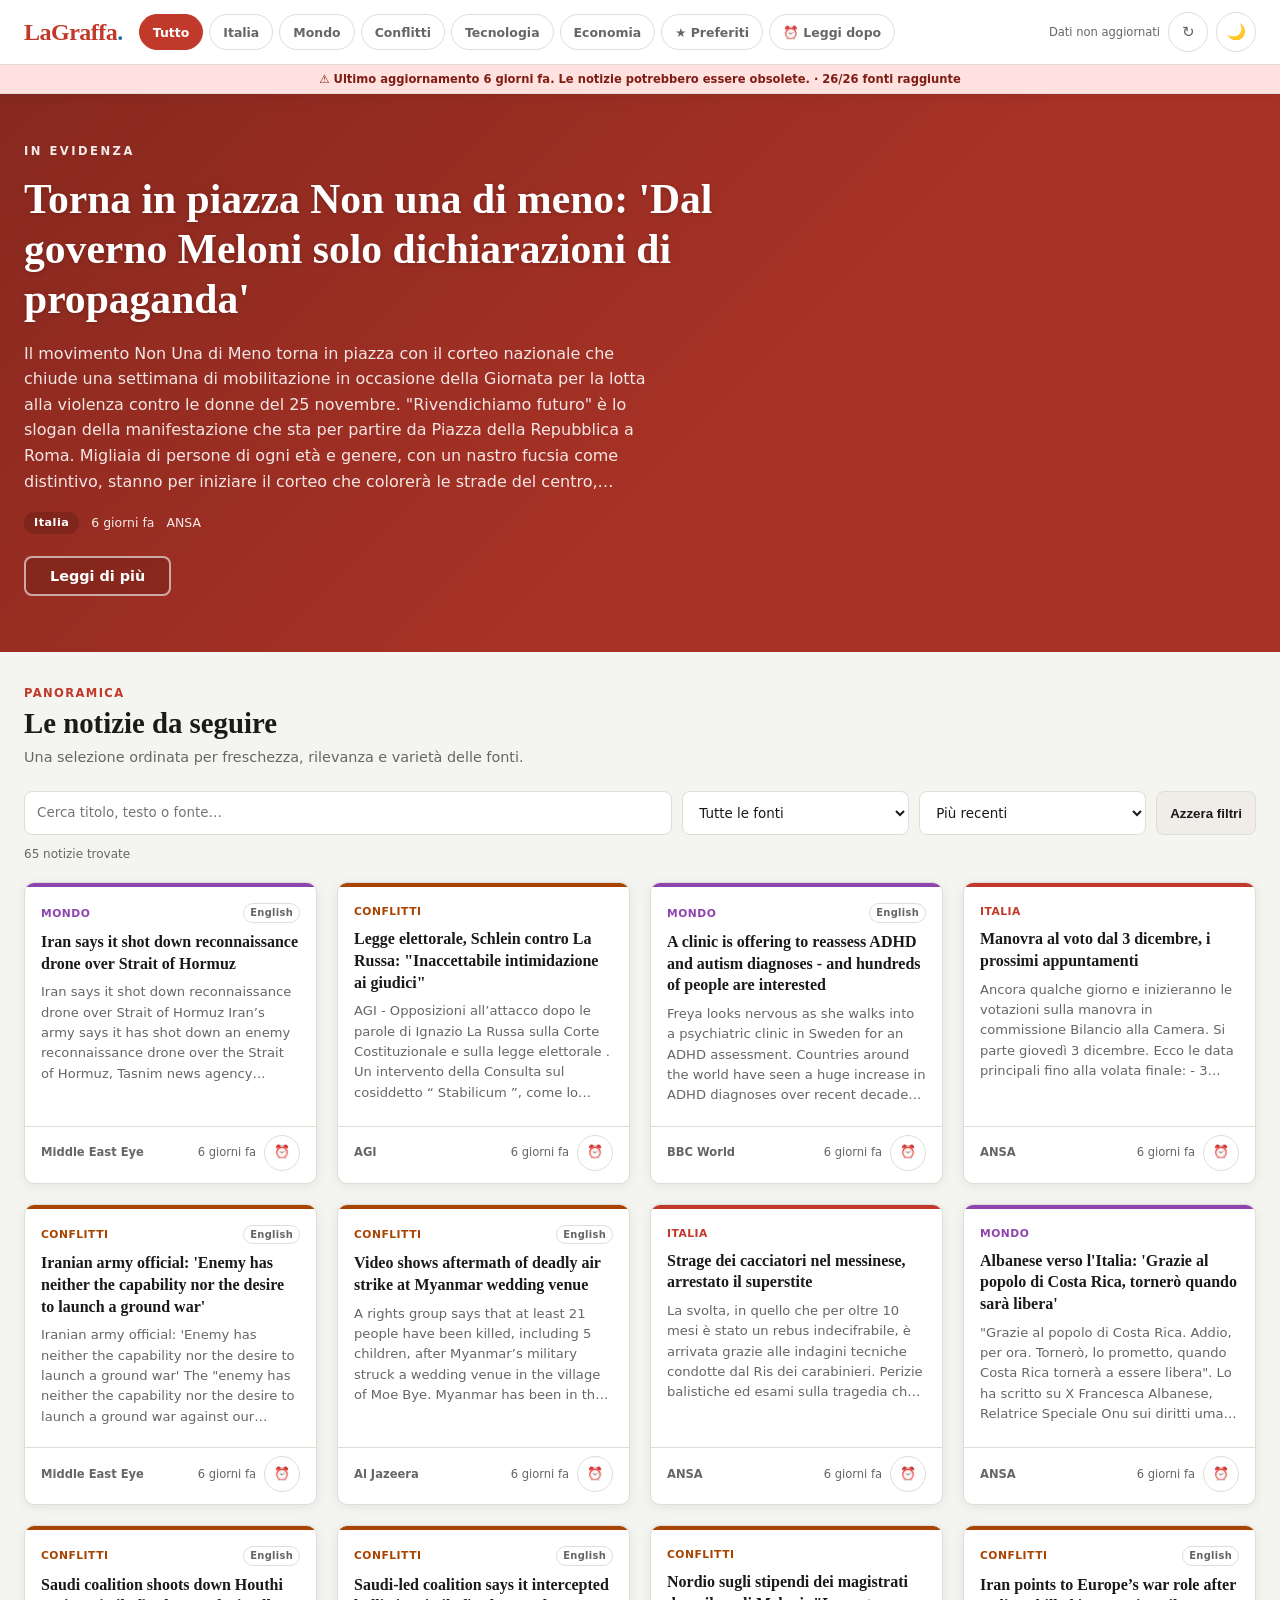
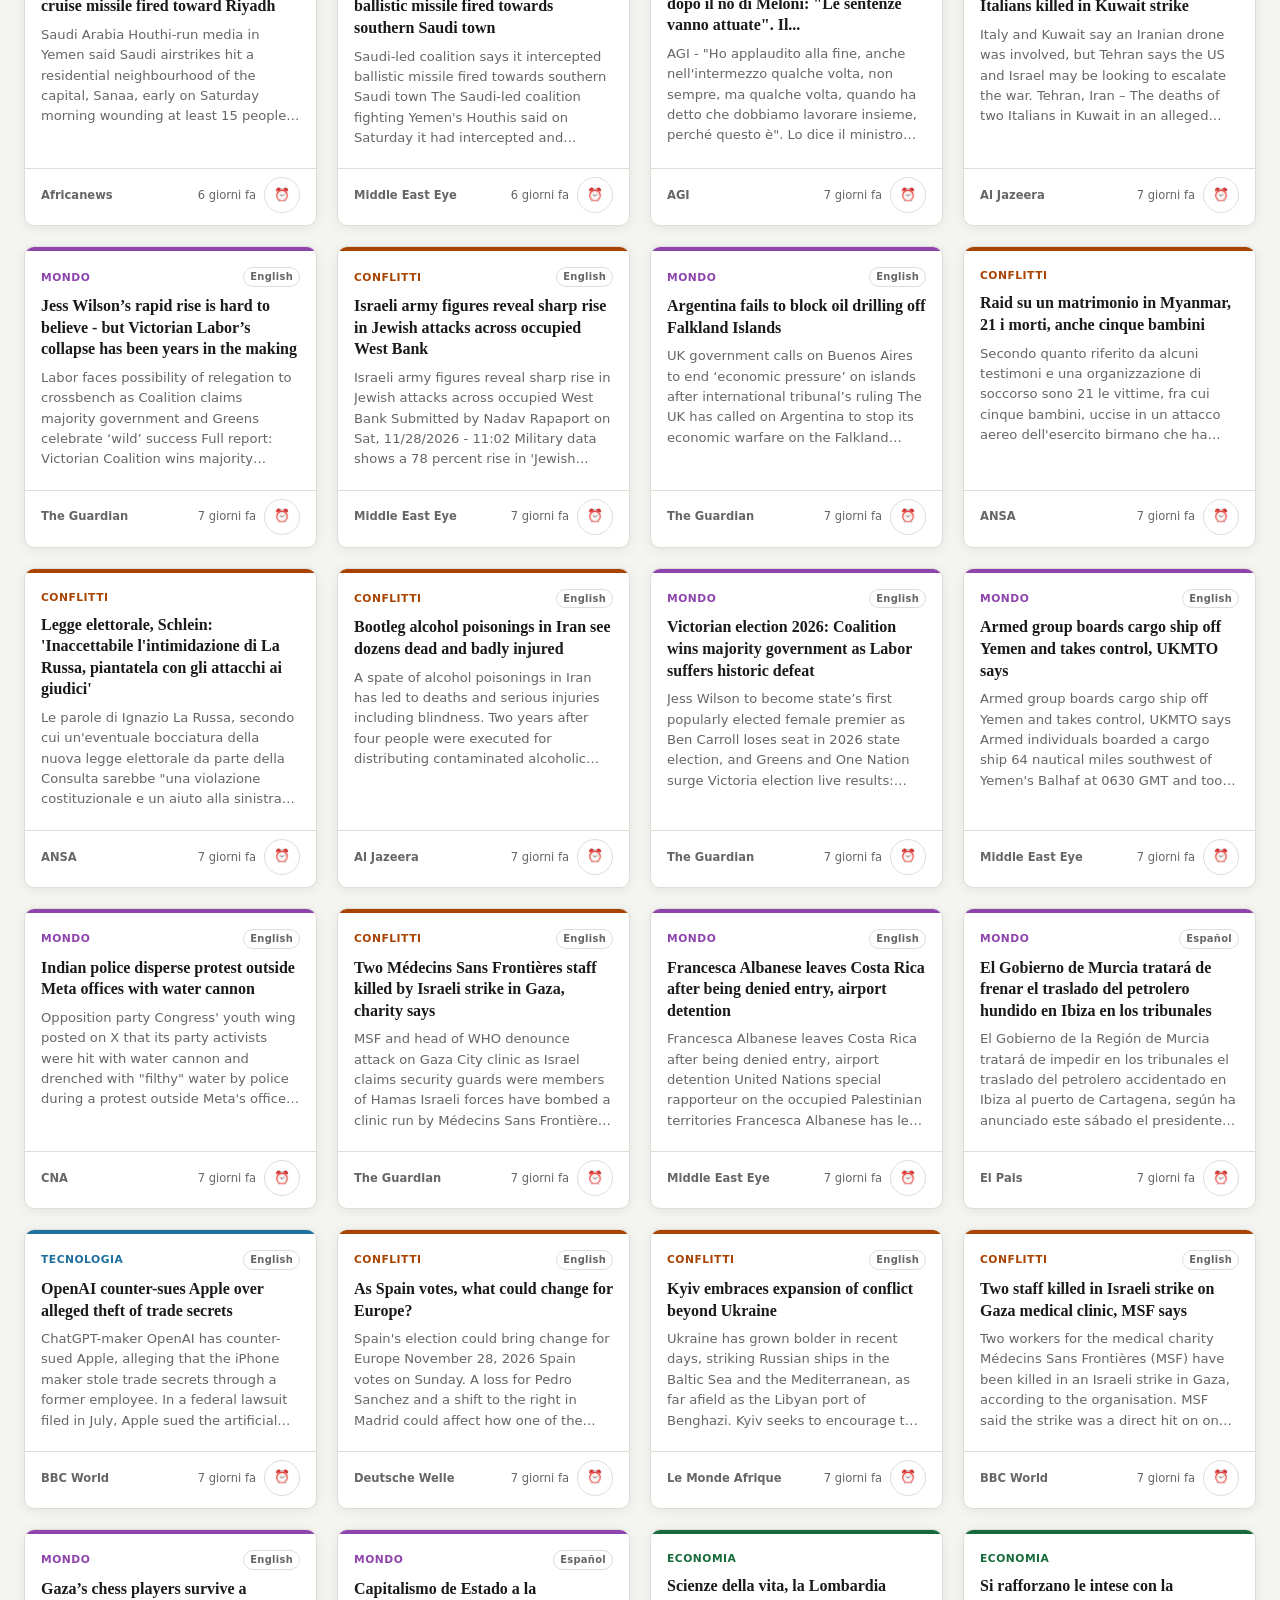
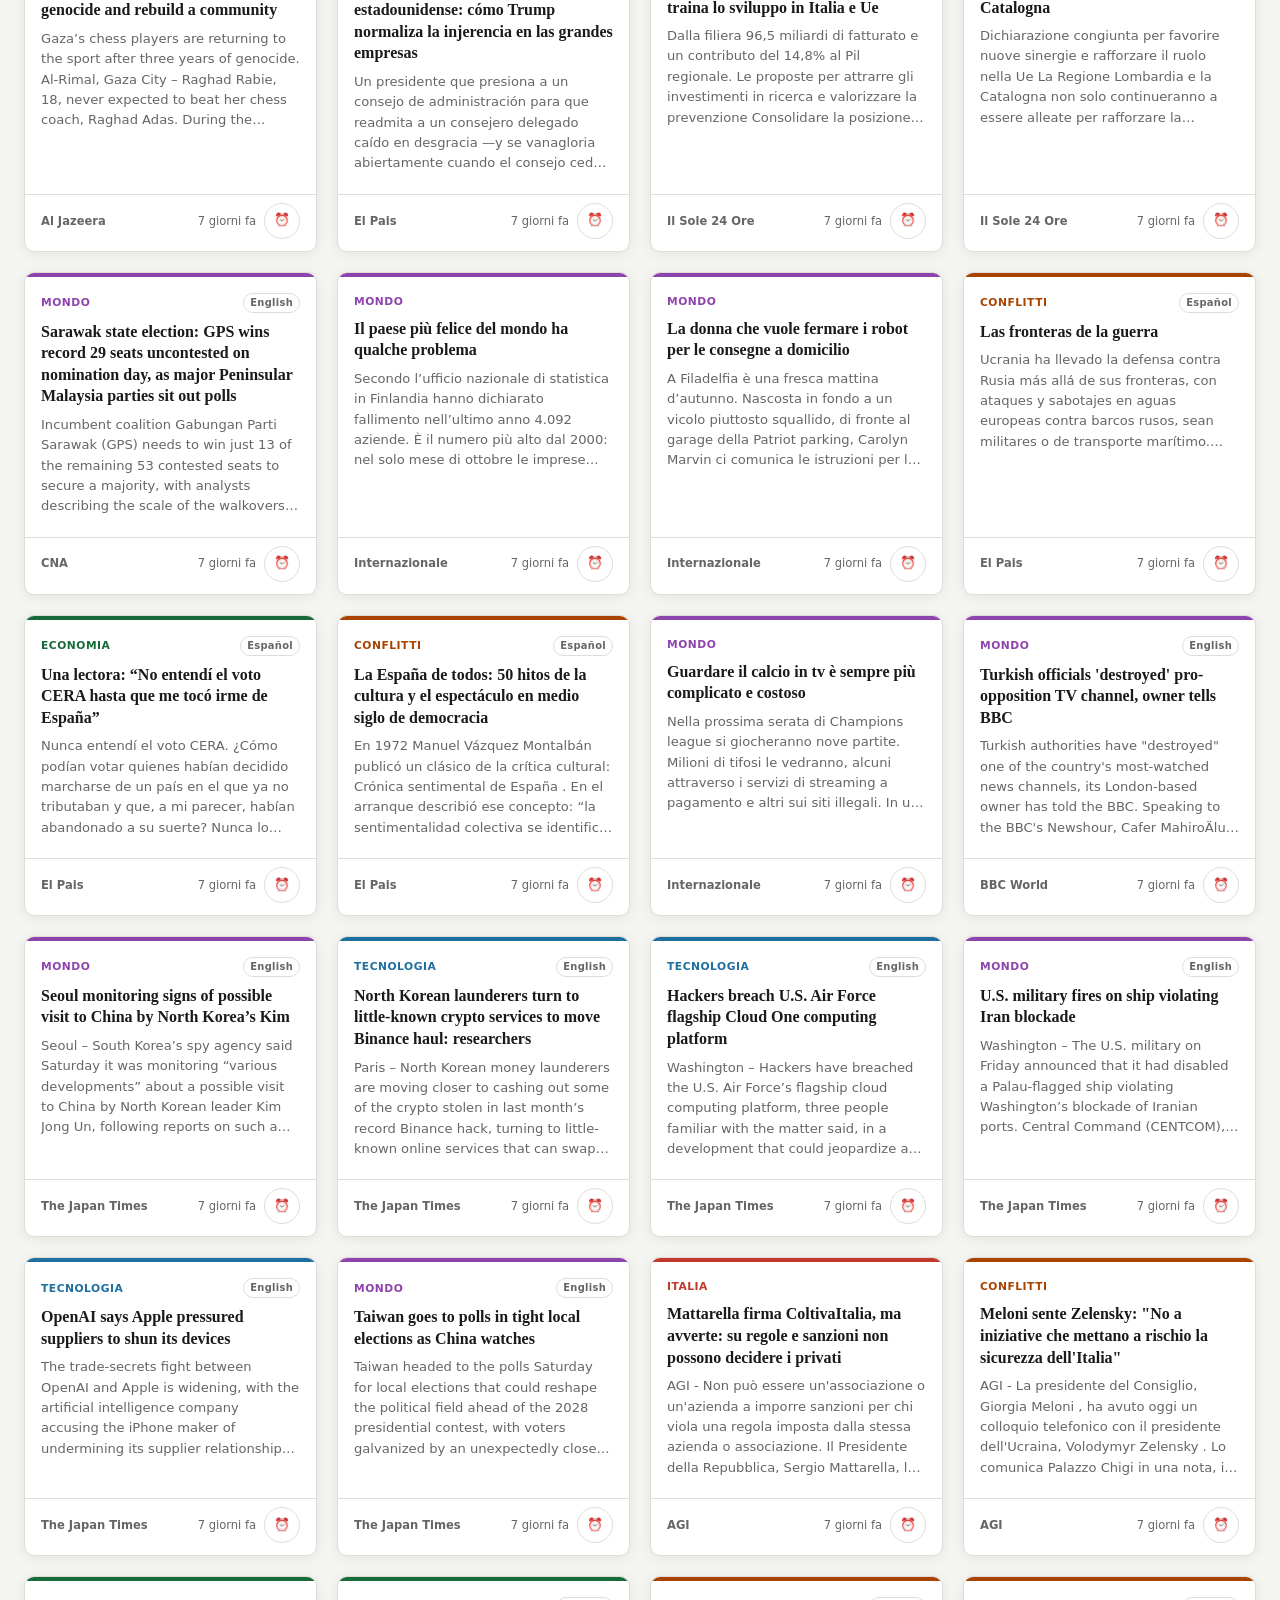
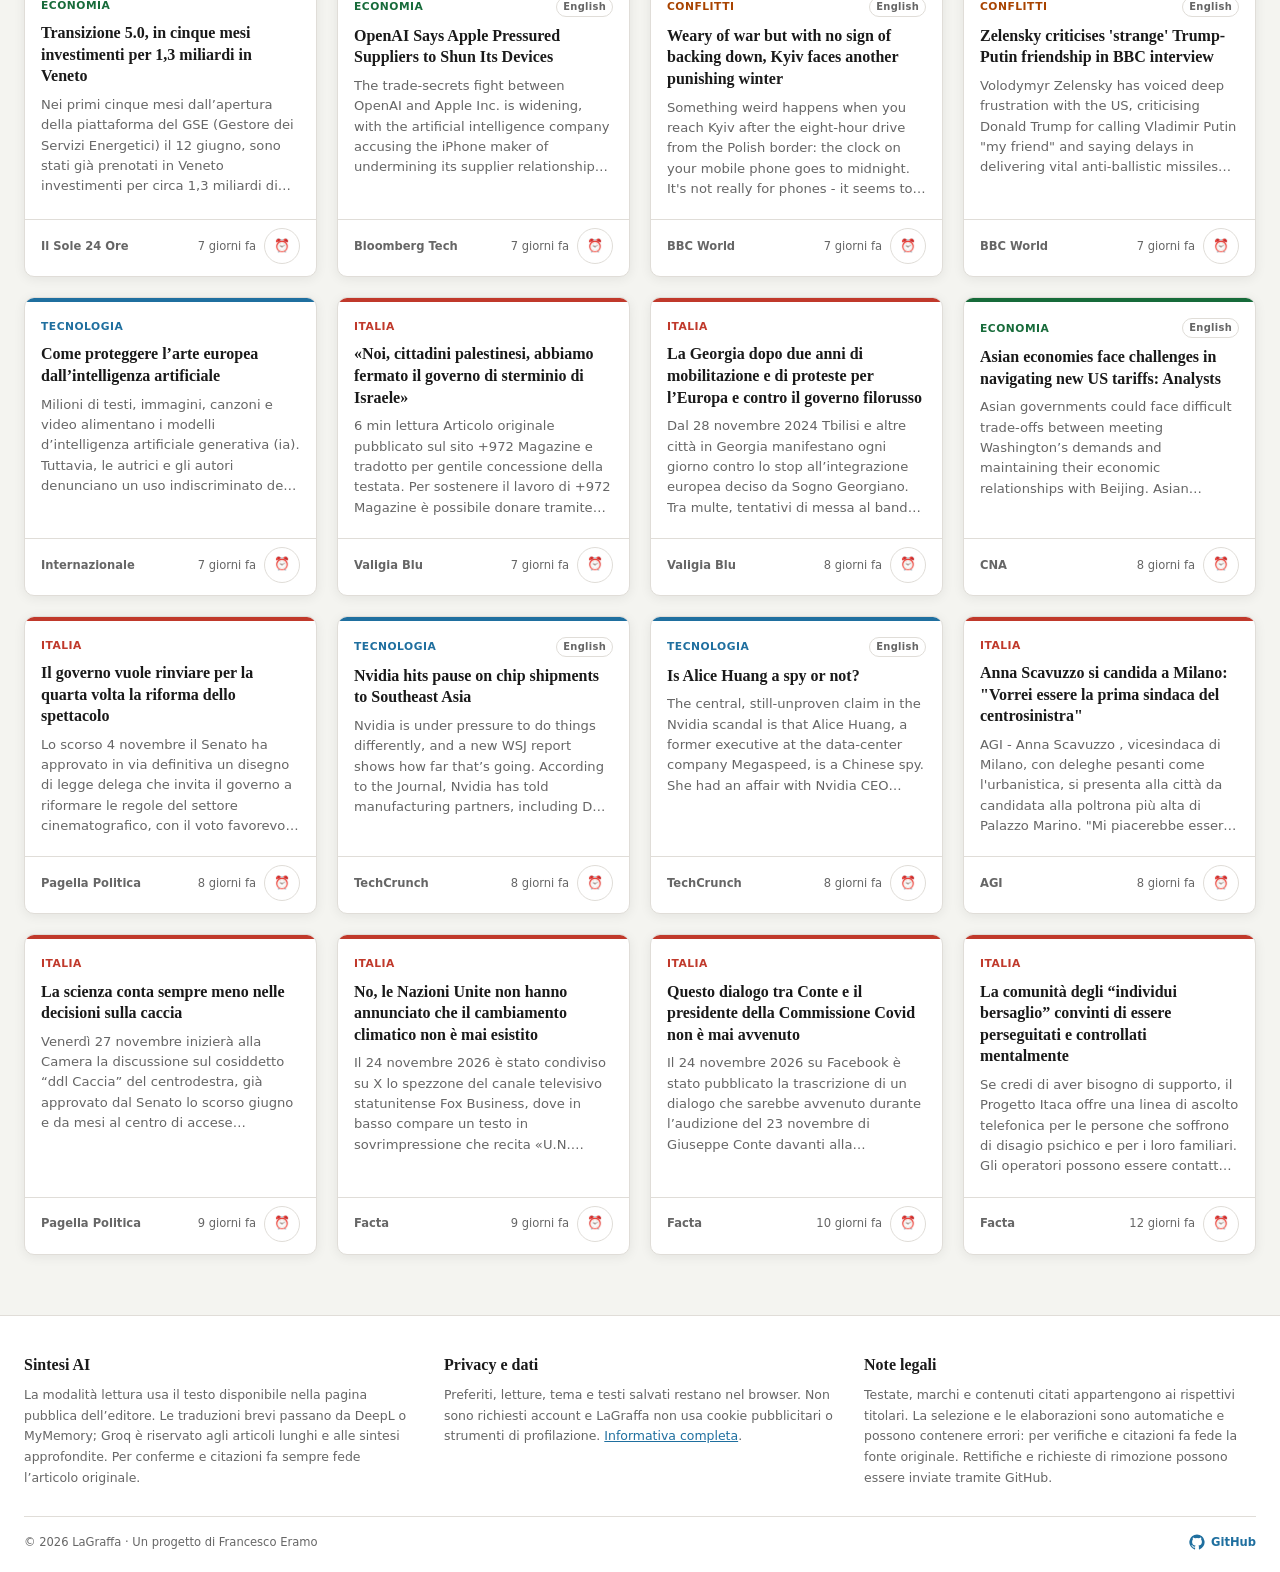
<file: index.html>
<!DOCTYPE html>
<html lang="it">
<head>
  <meta charset="UTF-8" />
  <meta name="viewport" content="width=device-width, initial-scale=1.0" />
  <meta name="referrer" content="strict-origin-when-cross-origin" />
  <meta name="description" content="LaGraffa: notizie selezionate e contestualizzate, con priorità alle fonti italiane affidabili." />
  <meta name="theme-color" content="#c0392b" />
  <meta property="og:type" content="website" />
  <meta property="og:locale" content="it_IT" />
  <meta property="og:site_name" content="LaGraffa" />
  <meta property="og:title" content="LaGraffa — Notizie con contesto" />
  <meta property="og:description" content="Una rassegna aggiornata di notizie italiane e internazionali, selezionate con criteri trasparenti." />
  <meta property="og:url" content="https://lagraffa.vercel.app/" />
  <meta property="og:image" content="https://lagraffa.vercel.app/og.png" />
  <meta property="og:image:width" content="1200" />
  <meta property="og:image:height" content="630" />
  <meta name="twitter:card" content="summary_large_image" />
  <meta name="twitter:title" content="LaGraffa — Notizie con contesto" />
  <meta name="twitter:description" content="Una rassegna aggiornata di notizie italiane e internazionali, selezionate con criteri trasparenti." />
  <meta name="twitter:image" content="https://lagraffa.vercel.app/og.png" />
  <link rel="canonical" href="https://lagraffa.vercel.app/" />
  <link rel="manifest" href="manifest.webmanifest" />
  <link rel="icon" href="icon-192.png" type="image/png" sizes="192x192" />
  <link rel="apple-touch-icon" href="icon-512.png" />
  <title>LaGraffa &mdash; Notizie con contesto</title>
  <link rel="stylesheet" href="style.css?v=5" />
</head>
<body>
  <a class="skip-link" href="#newsContent">Vai alle notizie</a>
  <header class="header">
    <div class="header-inner">
      <a class="logo" href="/" aria-label="LaGraffa, pagina iniziale">LaGraffa<span aria-hidden="true">.</span></a>
      <nav class="nav-cats" id="navCats" aria-label="Categorie">
        <button class="cat-btn active" data-cat="all" aria-pressed="true">Tutto</button>
        <button class="cat-btn" data-cat="politica-italiana" aria-pressed="false">Italia</button>
        <button class="cat-btn" data-cat="geopolitica" aria-pressed="false">Mondo</button>
        <button class="cat-btn" data-cat="conflitti" aria-pressed="false">Conflitti</button>
        <button class="cat-btn" data-cat="ai" aria-pressed="false">Tecnologia</button>
        <button class="cat-btn" data-cat="economia-tech" aria-pressed="false">Economia</button>
        <button class="cat-btn" data-cat="preferiti" aria-pressed="false">&#9733; Preferiti</button>
        <button class="cat-btn" data-cat="leggi-dopo" aria-pressed="false">&#9200; Leggi dopo</button>
      </nav>
      <div class="header-right">
        <span class="refresh-timer" id="refreshTimer">Verifica aggiornamento…</span>
        <button class="refresh-btn" id="refreshBtn" title="Aggiorna le notizie" aria-label="Aggiorna le notizie">&#8635;</button>
        <button class="theme-toggle" id="themeToggle" aria-label="Cambia tema">&#127769;</button>
        <button class="menu-toggle" id="menuToggle" aria-label="Menu categorie" aria-controls="mobileNav" aria-expanded="false">&#9776;</button>
      </div>
    </div>
    <nav class="mobile-nav" id="mobileNav" aria-label="Categorie mobile" hidden>
      <button class="cat-btn active" data-cat="all" aria-pressed="true">Tutto</button>
      <button class="cat-btn" data-cat="politica-italiana" aria-pressed="false">Italia</button>
      <button class="cat-btn" data-cat="geopolitica" aria-pressed="false">Mondo</button>
      <button class="cat-btn" data-cat="conflitti" aria-pressed="false">Conflitti</button>
      <button class="cat-btn" data-cat="ai" aria-pressed="false">Tecnologia</button>
      <button class="cat-btn" data-cat="economia-tech" aria-pressed="false">Economia</button>
      <button class="cat-btn" data-cat="preferiti" aria-pressed="false">&#9733; Preferiti</button>
      <button class="cat-btn" data-cat="leggi-dopo" aria-pressed="false">&#9200; Leggi dopo</button>
    </nav>
    <div class="feed-status" id="feedStatus" role="status" aria-live="polite"></div>
  </header>

  <main id="newsContent">
    <section class="hero-section" id="heroSection">
      <div class="hero-inner">
        <div class="hero-label">In evidenza</div>
        <h1 class="hero-title" id="heroTitle"></h1>
        <p class="hero-summary" id="heroSummary"></p>
        <div class="hero-meta">
          <span class="hero-cat" id="heroCat"></span>
          <span class="hero-time" id="heroTime"></span>
          <span class="hero-source" id="heroSource"></span>
        </div>
        <div class="hero-actions">
          <button class="hero-read-btn" id="heroReadBtn">Leggi di pi&ugrave;</button>
        </div>
      </div>
      <div class="hero-read-indicator" id="heroReadIndicator" hidden>
        <span class="check-circle">&#10003;</span> Gi&agrave; letta
      </div>
    </section>

    <section class="news-grid-section" aria-labelledby="sectionTitle">
      <div class="section-heading">
        <p class="section-kicker" id="sectionKicker">Panoramica</p>
        <h2 id="sectionTitle">Le notizie da seguire</h2>
        <p id="sectionDescription">Una selezione verificabile, ordinata per freschezza e pertinenza.</p>
      </div>
      <form class="news-tools" id="newsTools" role="search">
        <label class="search-field" for="searchInput">
          <span class="sr-only">Cerca nelle notizie</span>
          <input id="searchInput" type="search" placeholder="Cerca titolo, testo o fonte…" autocomplete="off" />
        </label>
        <label>
          <span class="sr-only">Filtra per fonte</span>
          <select id="sourceFilter" aria-label="Filtra per fonte"><option value="">Tutte le fonti</option></select>
        </label>
        <label>
          <span class="sr-only">Ordina le notizie</span>
          <select id="sortOrder" aria-label="Ordina le notizie">
            <option value="newest">Più recenti</option>
            <option value="relevance">Più rilevanti</option>
          </select>
        </label>
        <button class="clear-filters" id="clearFilters" type="button">Azzera filtri</button>
      </form>
      <p class="results-count" id="resultsCount" aria-live="polite"></p>
      <div class="news-grid" id="newsGrid"></div>
    </section>
  </main>

  <footer class="site-footer">
    <div class="footer-grid">
      <section id="intelligenza-artificiale" aria-labelledby="aiTitle">
        <h2 id="aiTitle">Sintesi AI</h2>
        <p>La modalità lettura usa il testo disponibile nella pagina pubblica dell’editore. Le traduzioni brevi passano da DeepL o MyMemory; Groq è riservato agli articoli lunghi e alle sintesi approfondite. Per conferme e citazioni fa sempre fede l’articolo originale.</p>
      </section>
      <section id="privacy" aria-labelledby="privacyTitle">
        <h2 id="privacyTitle">Privacy e dati</h2>
        <p>Preferiti, letture, tema e testi salvati restano nel browser. Non sono richiesti account e LaGraffa non usa cookie pubblicitari o strumenti di profilazione. <a href="privacy.html">Informativa completa</a>.</p>
      </section>
      <section id="note-legali" aria-labelledby="legalTitle">
        <h2 id="legalTitle">Note legali</h2>
        <p>Testate, marchi e contenuti citati appartengono ai rispettivi titolari. La selezione e le elaborazioni sono automatiche e possono contenere errori: per verifiche e citazioni fa fede la fonte originale. Rettifiche e richieste di rimozione possono essere inviate tramite GitHub.</p>
      </section>
    </div>
    <div class="footer-bottom">
      <span>&copy; 2026 LaGraffa &middot; Un progetto di Francesco Eramo</span>
      <a class="github-link" href="https://github.com/francescoeramo/LaGraffa" target="_blank" rel="noopener noreferrer" aria-label="LaGraffa su GitHub">
        <svg aria-hidden="true" viewBox="0 0 24 24" width="16" height="16"><path fill="currentColor" d="M12 .7a11.5 11.5 0 0 0-3.64 22.41c.58.11.79-.25.79-.56v-2.23c-3.22.7-3.9-1.37-3.9-1.37-.53-1.34-1.29-1.7-1.29-1.7-1.05-.72.08-.71.08-.71 1.16.08 1.78 1.2 1.78 1.2 1.04 1.77 2.71 1.26 3.37.97.1-.75.4-1.26.74-1.55-2.57-.29-5.27-1.29-5.27-5.68 0-1.26.45-2.28 1.19-3.09-.12-.29-.52-1.47.11-3.05 0 0 .97-.31 3.16 1.18a10.9 10.9 0 0 1 5.76 0c2.2-1.49 3.16-1.18 3.16-1.18.63 1.58.23 2.76.11 3.05.74.81 1.19 1.83 1.19 3.09 0 4.4-2.71 5.38-5.29 5.67.42.36.79 1.07.79 2.16v3.2c0 .31.21.68.8.56A11.5 11.5 0 0 0 12 .7Z"/></svg>
        <span>GitHub</span>
      </a>
    </div>
  </footer>

  <!-- Modal -->
  <div class="modal-overlay" id="modalOverlay" role="dialog" aria-modal="true" aria-labelledby="modalTitle" aria-describedby="modalDisclosure" aria-hidden="true">
    <div class="modal" id="modal">
      <div class="modal-header">
        <button class="modal-close" id="modalClose" aria-label="Chiudi">&#10005;</button>
        <div class="modal-header-actions">
          <button class="translate-btn" id="translateBtn" hidden>&#10024; Sintesi AI in italiano</button>
          <button class="share-btn" id="shareBtn" aria-label="Condividi notizia" title="Condividi">&#8599;</button>
          <button class="later-btn" id="modalLaterBtn" aria-label="Leggi dopo" title="Leggi dopo">&#9200;</button>
          <button class="fav-btn" id="modalFavBtn" aria-label="Aggiungi ai preferiti" title="Aggiungi ai preferiti">&#9733;</button>
        </div>
      </div>
      <div class="modal-cat" id="modalCat"></div>
      <h2 class="modal-title" id="modalTitle"></h2>
      <div class="modal-meta">
        <span id="modalSource"></span>
        <span id="modalTime"></span>
      </div>
      <div class="modal-body" id="modalBody"></div>
      <div class="modal-sources-block" id="modalSourcesBlock"></div>
      <p class="modal-disclosure" id="modalDisclosure">Caricamento informazioni sulla modalità di lettura…</p>
      <a class="modal-link" id="modalLink" href="#" target="_blank" rel="noopener noreferrer">Leggi l&rsquo;articolo originale &rarr;</a>
    </div>
  </div>

  <div class="toast" id="toast" role="status" aria-live="polite" aria-atomic="true"></div>

  <script src="news.js?t=1795884659"></script>
  <script src="app.js?v=6"></script>
  <script src="refresh.js?v=1"></script>
</body>
</html>
</file>
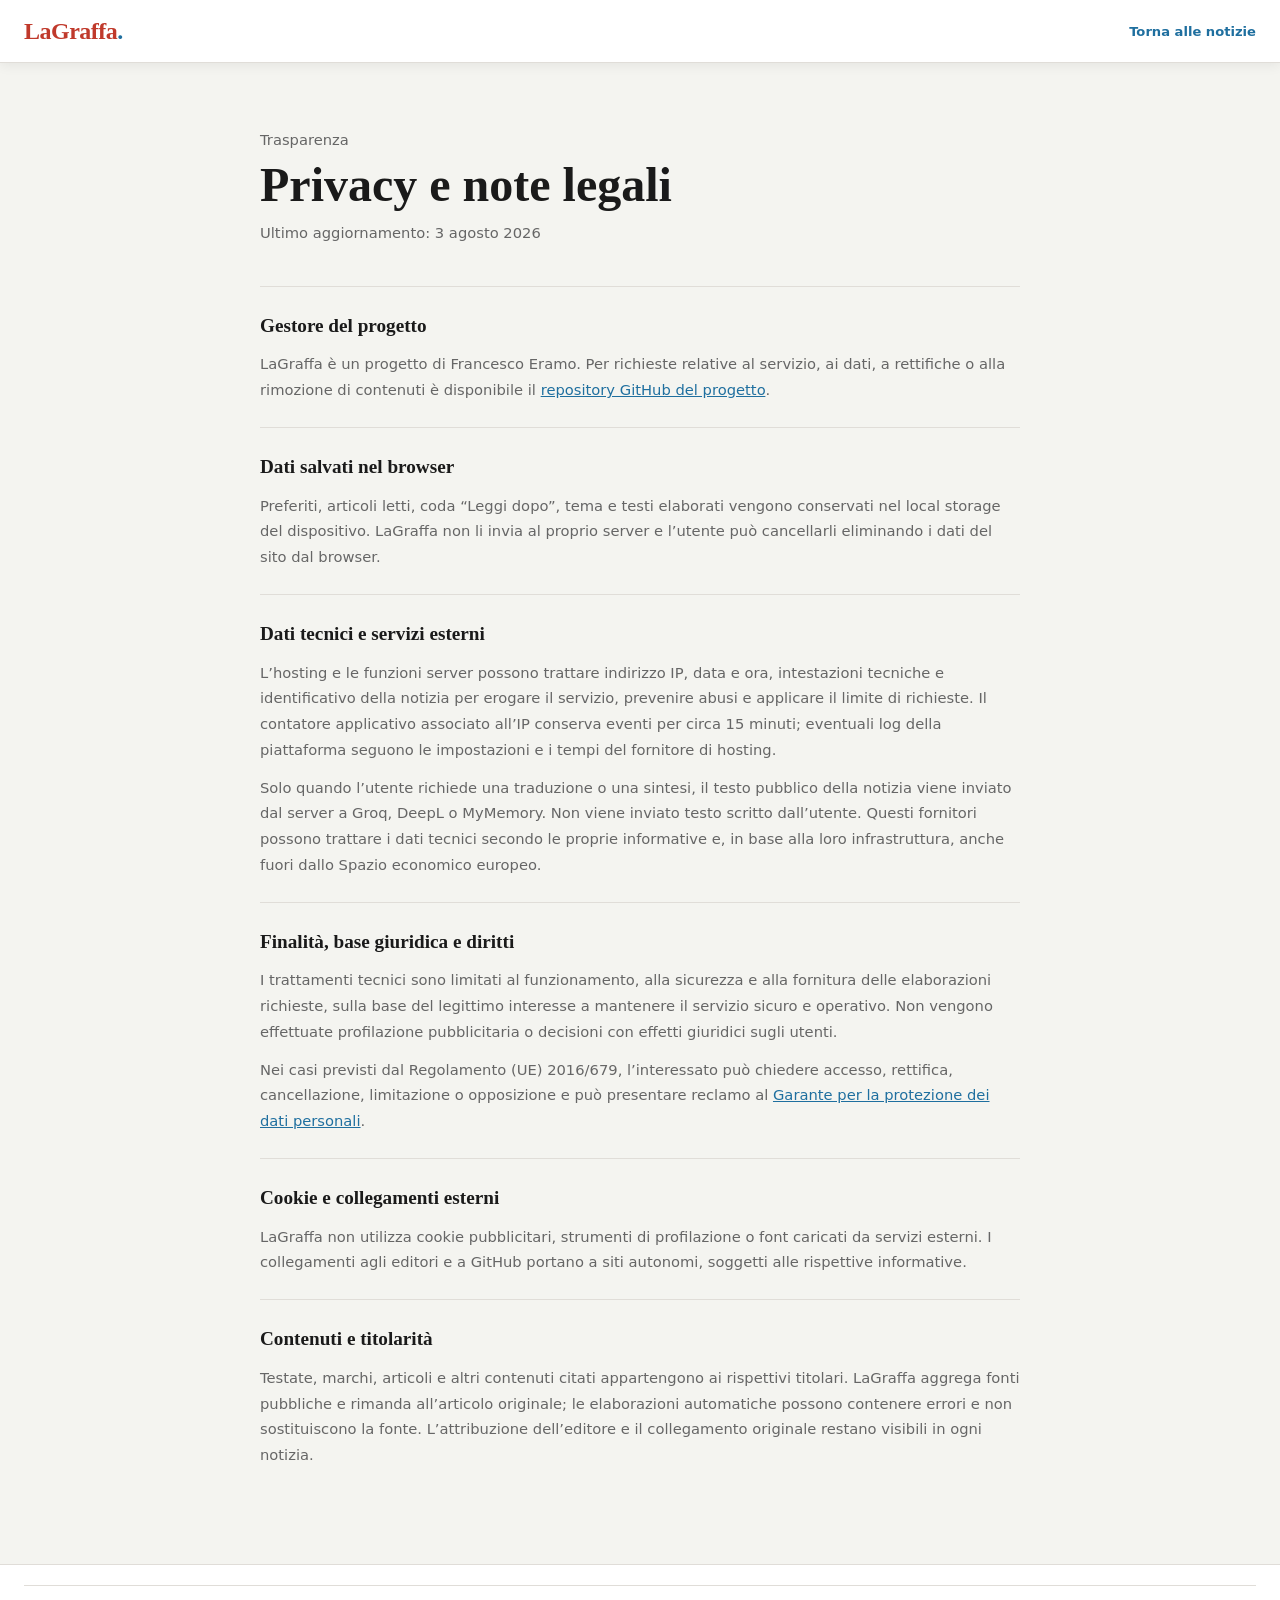
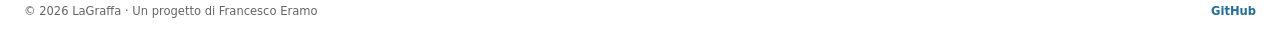
<file: privacy.html>
<!DOCTYPE html>
<html lang="it">
<head>
  <meta charset="UTF-8" />
  <meta name="viewport" content="width=device-width, initial-scale=1.0" />
  <meta name="referrer" content="strict-origin-when-cross-origin" />
  <meta name="robots" content="noindex,follow" />
  <meta name="theme-color" content="#c0392b" />
  <title>Privacy e note legali — LaGraffa</title>
  <link rel="canonical" href="https://lagraffa.vercel.app/privacy.html" />
  <link rel="icon" href="icon-192.png" type="image/png" sizes="192x192" />
  <link rel="apple-touch-icon" href="icon-512.png" />
  <link rel="stylesheet" href="style.css?v=4" />
</head>
<body>
  <header class="header legal-header">
    <div class="header-inner">
      <a class="logo" href="/" aria-label="LaGraffa, pagina iniziale">LaGraffa<span aria-hidden="true">.</span></a>
      <a class="legal-back" href="/">Torna alle notizie</a>
    </div>
  </header>

  <main class="legal-page">
    <p class="section-label">Trasparenza</p>
    <h1>Privacy e note legali</h1>
    <p class="legal-updated">Ultimo aggiornamento: 3 agosto 2026</p>

    <section>
      <h2>Gestore del progetto</h2>
      <p>LaGraffa è un progetto di Francesco Eramo. Per richieste relative al servizio, ai dati, a rettifiche o alla rimozione di contenuti è disponibile il <a href="https://github.com/francescoeramo/LaGraffa" target="_blank" rel="noopener noreferrer">repository GitHub del progetto</a>.</p>
    </section>

    <section>
      <h2>Dati salvati nel browser</h2>
      <p>Preferiti, articoli letti, coda “Leggi dopo”, tema e testi elaborati vengono conservati nel local storage del dispositivo. LaGraffa non li invia al proprio server e l’utente può cancellarli eliminando i dati del sito dal browser.</p>
    </section>

    <section>
      <h2>Dati tecnici e servizi esterni</h2>
      <p>L’hosting e le funzioni server possono trattare indirizzo IP, data e ora, intestazioni tecniche e identificativo della notizia per erogare il servizio, prevenire abusi e applicare il limite di richieste. Il contatore applicativo associato all’IP conserva eventi per circa 15 minuti; eventuali log della piattaforma seguono le impostazioni e i tempi del fornitore di hosting.</p>
      <p>Solo quando l’utente richiede una traduzione o una sintesi, il testo pubblico della notizia viene inviato dal server a Groq, DeepL o MyMemory. Non viene inviato testo scritto dall’utente. Questi fornitori possono trattare i dati tecnici secondo le proprie informative e, in base alla loro infrastruttura, anche fuori dallo Spazio economico europeo.</p>
    </section>

    <section>
      <h2>Finalità, base giuridica e diritti</h2>
      <p>I trattamenti tecnici sono limitati al funzionamento, alla sicurezza e alla fornitura delle elaborazioni richieste, sulla base del legittimo interesse a mantenere il servizio sicuro e operativo. Non vengono effettuate profilazione pubblicitaria o decisioni con effetti giuridici sugli utenti.</p>
      <p>Nei casi previsti dal Regolamento (UE) 2016/679, l’interessato può chiedere accesso, rettifica, cancellazione, limitazione o opposizione e può presentare reclamo al <a href="https://www.garanteprivacy.it/" target="_blank" rel="noopener noreferrer">Garante per la protezione dei dati personali</a>.</p>
    </section>

    <section>
      <h2>Cookie e collegamenti esterni</h2>
      <p>LaGraffa non utilizza cookie pubblicitari, strumenti di profilazione o font caricati da servizi esterni. I collegamenti agli editori e a GitHub portano a siti autonomi, soggetti alle rispettive informative.</p>
    </section>

    <section>
      <h2>Contenuti e titolarità</h2>
      <p>Testate, marchi, articoli e altri contenuti citati appartengono ai rispettivi titolari. LaGraffa aggrega fonti pubbliche e rimanda all’articolo originale; le elaborazioni automatiche possono contenere errori e non sostituiscono la fonte. L’attribuzione dell’editore e il collegamento originale restano visibili in ogni notizia.</p>
    </section>
  </main>

  <footer class="site-footer legal-footer">
    <div class="footer-bottom">
      <span>&copy; 2026 LaGraffa &middot; Un progetto di Francesco Eramo</span>
      <a class="github-link" href="https://github.com/francescoeramo/LaGraffa" target="_blank" rel="noopener noreferrer">GitHub</a>
    </div>
  </footer>
</body>
</html>
</file>
<file: style.css>
:root {
  --bg: #f4f4f0;
  --surface: #ffffff;
  --surface2: #f0ede8;
  --text: #1a1a1a;
  --text-muted: #666;
  --border: #e0ddd8;
  --accent: #c0392b;
  --accent2: #1f6f9f;
  --fav-color: #e6b800;
  --later-color: #2980b9;
  --read-color: #2980b9;
  --font-head: Georgia, 'Times New Roman', serif;
  --font-body: system-ui, -apple-system, BlinkMacSystemFont, 'Segoe UI', sans-serif;
  --radius: 10px;
  --shadow: 0 2px 12px rgba(0,0,0,.07);
  --cat-politica: #c0392b;
  --cat-geopolitica: #8e44ad;
  --cat-conflitti: #a84300;
  --cat-ai: #1f6f9f;
  --cat-economia: #176b3a;
  --hero-politica: #a93226;
  --hero-geopolitica: #71368a;
  --hero-conflitti: #a84300;
  --hero-ai: #1f6691;
  --hero-economia: #176b3a;
}
[hidden] { display: none !important; }
[data-theme="dark"] {
  --bg: #141414;
  --surface: #1e1e1e;
  --surface2: #252525;
  --text: #e8e6e1;
  --text-muted: #999;
  --border: #333;
  --shadow: 0 2px 12px rgba(0,0,0,.3);
  --accent2: #69b8e8;
  --cat-politica: #ff8276;
  --cat-geopolitica: #d7a0ef;
  --cat-conflitti: #ff9a57;
  --cat-ai: #73bee9;
  --cat-economia: #65cd91;
}
[data-theme="dark"] .section-kicker { color: #ff8276; }
* { box-sizing: border-box; margin: 0; padding: 0; }
html { font-size: 16px; scroll-behavior: smooth; }
body {
  font-family: var(--font-body);
  background: var(--bg); color: var(--text);
  line-height: 1.6; transition: background .3s, color .3s;
}
.sr-only {
  position: absolute; width: 1px; height: 1px; padding: 0; margin: -1px;
  overflow: hidden; clip: rect(0, 0, 0, 0); white-space: nowrap; border: 0;
}
.skip-link {
  position: fixed; top: 8px; left: 8px; z-index: 500;
  transform: translateY(-150%); background: var(--text); color: var(--surface);
  padding: 8px 14px; border-radius: 6px; font-weight: 700;
}
.skip-link:focus { transform: translateY(0); }
button:focus-visible, a:focus-visible, input:focus-visible, select:focus-visible {
  outline: 3px solid var(--accent2); outline-offset: 3px;
}

/* HEADER */
.header {
  position: sticky; top: 0; z-index: 100;
  background: var(--surface);
  border-bottom: 1px solid var(--border);
  box-shadow: var(--shadow);
}
.header-inner {
  max-width: 1280px; margin: 0 auto;
  padding: 12px 24px;
  display: flex; align-items: center; gap: 16px;
}
.logo {
  font-family: var(--font-head); font-size: 1.5rem; font-weight: 700;
  color: var(--accent); letter-spacing: -.5px; white-space: nowrap; flex-shrink: 0;
}
.logo { text-decoration: none; }
.logo span { color: var(--accent2); }
.nav-cats { display: flex; gap: 6px; flex-wrap: wrap; flex: 1; }
.cat-btn {
  background: none; border: 1.5px solid var(--border); border-radius: 20px;
  padding: 5px 13px; font-size: .78rem; font-weight: 600;
  cursor: pointer; color: var(--text-muted); font-family: var(--font-body);
  transition: all .2s; white-space: nowrap; min-height: 36px;
}
.cat-btn:hover, .cat-btn.active {
  background: var(--accent); border-color: var(--accent); color: #fff;
}
.header-right { display: flex; align-items: center; gap: 8px; flex-shrink: 0; margin-left: auto; }
.refresh-timer { font-size: .72rem; color: var(--text-muted); white-space: nowrap; }
.refresh-btn, .theme-toggle, .menu-toggle {
  background: none; border: 1.5px solid var(--border); border-radius: 50%;
  width: 40px; height: 40px; cursor: pointer; font-size: .95rem; color: var(--text-muted);
  transition: all .2s; display: flex; align-items: center; justify-content: center; flex-shrink: 0;
}
.refresh-btn:hover { border-color: var(--accent); color: var(--accent); transform: rotate(180deg); }
.theme-toggle:hover, .menu-toggle:hover { border-color: var(--accent); color: var(--accent); }
.menu-toggle { display: none; }

/* Mobile nav */
.mobile-nav {
  display: none;
  background: var(--surface); border-top: 1px solid var(--border);
}
.mobile-nav.open {
  display: flex; flex-wrap: wrap; gap: 8px;
  padding: 12px 16px;
}
.feed-status {
  min-height: 27px; padding: 5px 24px; text-align: center;
  background: var(--surface2); color: var(--text-muted); border-top: 1px solid var(--border);
  font-size: .72rem;
}
.feed-status.delayed { background: #fff4d6; color: #714f00; }
.feed-status.stale { background: #ffe2df; color: #7f1d15; font-weight: 700; }
[data-theme="dark"] .feed-status.delayed { background: #3b3012; color: #ffe29a; }
[data-theme="dark"] .feed-status.stale { background: #441c19; color: #ffc2bc; }

/* HERO */
.hero-section {
  background: var(--accent); color: #fff;
  position: relative; overflow: hidden;
}
.hero-section::before {
  content: ''; position: absolute; inset: 0;
  background: linear-gradient(135deg, rgba(0,0,0,.2) 0%, transparent 60%);
  pointer-events: none;
}
.hero-section.cat-bg-politica-italiana { background: var(--hero-politica); }
.hero-section.cat-bg-geopolitica       { background: var(--hero-geopolitica); }
.hero-section.cat-bg-conflitti         { background: var(--hero-conflitti); }
.hero-section.cat-bg-ai                { background: var(--hero-ai); }
.hero-section.cat-bg-economia-tech     { background: var(--hero-economia); }
.section-view .hero-section { background: #303039; }
.section-view .hero-cat,
.section-view .card-cat-bar,
.section-view .card-cat-badge { display: none; }
.section-view .card-topline { justify-content: flex-end; }

.hero-inner {
  max-width: 1280px; margin: 0 auto;
  padding: 48px 24px 52px;
  position: relative; z-index: 1;
}
.hero-label {
  font-size: .72rem; font-weight: 700; letter-spacing: 2.5px;
  text-transform: uppercase; color: rgba(255,255,255,.9); margin-bottom: 14px;
}
.hero-title {
  font-family: var(--font-head);
  font-size: clamp(1.5rem, 3.5vw, 2.6rem);
  line-height: 1.2; margin-bottom: 16px; max-width: 760px;
  color: #fff; text-shadow: 0 1px 4px rgba(0,0,0,.2);
}
.hero-summary {
  font-size: 1rem; color: rgba(255,255,255,.88);
  max-width: 640px; margin-bottom: 18px;
  display: -webkit-box; -webkit-line-clamp: 6;
  -webkit-box-orient: vertical; overflow: hidden;
}
.hero-meta {
  display: flex; gap: 12px; flex-wrap: wrap; align-items: center;
  font-size: .78rem; color: rgba(255,255,255,.9); margin-bottom: 22px;
}
.hero-cat {
  background: rgba(0,0,0,.15); color: #fff; border-radius: 12px;
  padding: 2px 10px; font-weight: 700; font-size: .7rem;
  letter-spacing: .5px; backdrop-filter: blur(4px);
}
.hero-actions { margin-bottom: 4px; }
.hero-read-btn {
  background: rgba(0,0,0,.12); color: #fff;
  border: 2px solid rgba(255,255,255,.6); border-radius: 8px;
  padding: 10px 24px; font-size: .9rem; font-weight: 600;
  cursor: pointer; font-family: var(--font-body);
  transition: background .2s, transform .15s; backdrop-filter: blur(4px);
}
.hero-read-btn:hover { background: rgba(0,0,0,.24); transform: translateY(-1px); }

.hero-read-indicator {
  position: absolute; top: 14px; right: 18px; z-index: 2;
  background: rgba(0,0,0,.15); color: #fff;
  font-size: .72rem; font-weight: 700;
  padding: 3px 10px; border-radius: 12px;
  letter-spacing: .5px; backdrop-filter: blur(4px);
  display: none; align-items: center; gap: 5px;
}
.hero-read-indicator .check-circle {
  width: 14px; height: 14px;
  background: var(--read-color); border-radius: 50%;
  display: inline-flex; align-items: center; justify-content: center;
  font-size: .6rem; color: #fff; flex-shrink: 0;
}

/* GRID */
.news-grid-section { max-width: 1280px; margin: 0 auto; padding: 32px 24px 60px; }
.section-heading { max-width: 680px; margin: 0 0 22px; }
.section-kicker { color: var(--accent); font-size: .72rem; font-weight: 700; letter-spacing: .12em; text-transform: uppercase; margin-bottom: 4px; }
.section-heading h2 { font-family: var(--font-head); font-size: clamp(1.35rem, 2.5vw, 1.8rem); line-height: 1.2; margin-bottom: 5px; }
.section-heading p:last-child { color: var(--text-muted); font-size: .9rem; }
.news-tools {
  display: grid; grid-template-columns: minmax(240px, 1fr) minmax(160px, .35fr) minmax(160px, .35fr) auto;
  gap: 10px; align-items: center; margin-bottom: 10px;
}
.news-tools input, .news-tools select {
  width: 100%; min-height: 44px; border: 1.5px solid var(--border); border-radius: 8px;
  background: var(--surface); color: var(--text); font: inherit; font-size: .84rem; padding: 9px 12px;
}
.clear-filters {
  min-height: 44px; border: 1.5px solid var(--border); border-radius: 8px;
  background: var(--surface2); color: var(--text); padding: 8px 13px; cursor: pointer; font-weight: 600;
}
.clear-filters:hover { border-color: var(--accent); color: var(--accent); }
.results-count { margin-bottom: 18px; color: var(--text-muted); font-size: .75rem; }
.news-grid {
  display: grid;
  grid-template-columns: repeat(auto-fill, minmax(280px, 1fr));
  gap: 20px;
}
.empty-state {
  grid-column: 1/-1; text-align: center;
  padding: 60px 20px; color: var(--text-muted); font-size: 1rem;
}

/* CARD */
.news-card {
  background: var(--surface); border-radius: var(--radius); box-shadow: var(--shadow);
  overflow: hidden; display: flex; flex-direction: column;
  border: 1px solid var(--border);
  transition: transform .2s, box-shadow .2s, opacity .2s;
  -webkit-tap-highlight-color: transparent; position: relative;
}
.news-card:hover { transform: translateY(-3px); box-shadow: 0 6px 24px rgba(0,0,0,.12); }
.news-card.card-read { opacity: .72; }
.news-card.card-read .card-title { color: var(--text-muted); }

.card-cat-bar { height: 4px; background: var(--accent); }
.cat-politica-italiana .card-cat-bar { background: var(--cat-politica); }
.cat-geopolitica .card-cat-bar       { background: var(--cat-geopolitica); }
.cat-conflitti .card-cat-bar         { background: var(--cat-conflitti); }
.cat-ai .card-cat-bar                { background: var(--cat-ai); }
.cat-economia-tech .card-cat-bar     { background: var(--cat-economia); }

.card-body { padding: 16px 16px 10px; flex: 1; }
.card-topline {
  display: flex; justify-content: space-between;
  align-items: center; margin-bottom: 8px; gap: 6px;
}
.card-badges { display: inline-flex; align-items: center; gap: 6px; }
.card-language {
  border: 1px solid var(--border); border-radius: 10px; color: var(--text-muted);
  font-size: .62rem; font-weight: 700; letter-spacing: .03em; padding: 1px 6px;
}
.card-cat-badge {
  font-size: .67rem; font-weight: 700; letter-spacing: .5px;
  text-transform: uppercase; color: var(--accent);
}
.cat-politica-italiana .card-cat-badge { color: var(--cat-politica); }
.cat-geopolitica .card-cat-badge       { color: var(--cat-geopolitica); }
.cat-conflitti .card-cat-badge         { color: var(--cat-conflitti); }
.cat-ai .card-cat-badge                { color: var(--cat-ai); }
.cat-economia-tech .card-cat-badge     { color: var(--cat-economia); }

/* Il badge read è nascosto di default; il JS lo mostra solo se la notizia è letta */
.card-read-badge {
  display: none;
  align-items: center; justify-content: center;
  width: 18px; height: 18px;
  background: var(--read-color); color: #fff;
  border-radius: 50%; font-size: .65rem; font-weight: 700;
  flex-shrink: 0; line-height: 1;
}

.card-title {
  font-family: var(--font-head); font-size: 1rem;
  font-weight: 700; line-height: 1.35; margin-bottom: 8px; transition: color .2s;
}
.card-open-btn {
  display: block; width: 100%; padding: 0; border: 0; background: none;
  color: inherit; font: inherit; line-height: inherit; text-align: left; cursor: pointer;
}
.card-open-btn::after { content: ''; position: absolute; inset: 4px 0 49px; }
.card-open-btn:focus-visible { border-radius: 4px; outline-offset: 5px; }
.card-summary {
  font-size: .82rem; color: var(--text-muted); line-height: 1.55;
  display: -webkit-box; -webkit-line-clamp: 5;
  -webkit-box-orient: vertical; overflow: hidden;
  min-height: calc(1.55em * 4); max-height: calc(1.55em * 5); margin-bottom: 10px;
}
.card-tags { display: flex; gap: 6px; flex-wrap: wrap; margin-bottom: 8px; }
.card-tag {
  font-size: .7rem; background: var(--surface2);
  border-radius: 10px; padding: 2px 8px; color: var(--text-muted);
}
.card-footer {
  padding: 8px 16px 12px;
  display: flex; justify-content: space-between; align-items: center;
  font-size: .72rem; color: var(--text-muted); border-top: 1px solid var(--border);
}
.card-footer-right {
  display: flex; align-items: center; gap: 8px;
}
.card-source { font-weight: 600; }
.card-time { color: var(--text-muted); }

/* Pulsante Leggi dopo sulla card */
.card-later-btn {
  background: none;
  border: 1.5px solid var(--border);
  border-radius: 50%;
  width: 36px; height: 36px;
  display: inline-flex; align-items: center; justify-content: center;
  font-size: .8rem; cursor: pointer; color: var(--text-muted);
  transition: all .2s; padding: 0; flex-shrink: 0; line-height: 1;
}
.card-later-btn:hover { border-color: var(--later-color); color: var(--later-color); transform: scale(1.15); }
.card-later-btn.later-on { background: var(--later-color); border-color: var(--later-color); color: #fff; }

/* MODAL */
.modal-overlay {
  display: none; position: fixed; inset: 0; z-index: 200;
  background: rgba(0,0,0,.6);
  overflow-y: auto; -webkit-overflow-scrolling: touch;
  padding: 24px 12px 40px;
}
.modal-overlay.open { display: flex; align-items: flex-start; justify-content: center; }
.modal {
  background: var(--surface); border-radius: 14px;
  max-width: 760px; width: 100%; padding: 28px;
  box-shadow: 0 20px 60px rgba(0,0,0,.25); margin: auto;
}
.modal-header {
  display: flex; justify-content: space-between;
  align-items: center; margin-bottom: 16px; gap: 12px;
}
.modal-header-actions { display: flex; align-items: center; gap: 8px; flex-shrink: 0; }
.modal-close {
  background: none; border: 1.5px solid var(--border); border-radius: 50%;
  width: 40px; height: 40px; cursor: pointer; font-size: .9rem; color: var(--text-muted);
  transition: all .2s; display: flex; align-items: center; justify-content: center; flex-shrink: 0;
}
.modal-close:hover { border-color: var(--accent); color: var(--accent); }
.translate-btn {
  background: var(--surface2); border: 1.5px solid var(--border); border-radius: 8px;
  padding: 6px 12px; font-size: .78rem; font-weight: 600;
  cursor: pointer; color: var(--text); font-family: var(--font-body);
  transition: all .2s; white-space: nowrap;
}
.translate-btn:hover { border-color: var(--accent2); color: var(--accent2); }
.translate-btn:disabled { opacity: .6; cursor: wait; }
.later-btn, .share-btn {
  background: none; border: 1.5px solid var(--border); border-radius: 50%;
  width: 40px; height: 40px; cursor: pointer; font-size: 1rem; line-height: 1;
  color: var(--text-muted);
  display: flex; align-items: center; justify-content: center;
  transition: all .2s; flex-shrink: 0; padding: 0;
}
.later-btn:hover, .share-btn:hover { border-color: var(--later-color); color: var(--later-color); transform: scale(1.1); }
.later-btn.later-on { background: var(--later-color); border-color: var(--later-color); color: #fff; }
.fav-btn {
  background: none; border: 1.5px solid var(--border); border-radius: 50%;
  width: 40px; height: 40px; cursor: pointer; font-size: 1rem; line-height: 1;
  color: var(--text-muted);
  display: flex; align-items: center; justify-content: center;
  transition: all .2s; flex-shrink: 0; padding: 0;
}
.fav-btn:hover { border-color: var(--fav-color); color: var(--fav-color); transform: scale(1.1); }
.fav-btn.fav-on { background: var(--fav-color); border-color: var(--fav-color); color: #fff; }
.modal-cat {
  font-size: .7rem; font-weight: 700; text-transform: uppercase;
  letter-spacing: 1px; color: var(--accent); margin-bottom: 10px;
}
.modal-title {
  font-family: var(--font-head);
  font-size: clamp(1.2rem, 3vw, 1.8rem);
  line-height: 1.3; margin-bottom: 14px;
}
.modal-meta {
  display: flex; gap: 16px; flex-wrap: wrap;
  font-size: .8rem; color: var(--text-muted); margin-bottom: 24px;
}
.modal-body { font-size: .95rem; line-height: 1.8; color: var(--text); margin-bottom: 28px; }
.modal-body p { margin-bottom: 1em; }
.modal-sources-block {
  background: var(--surface2); border-radius: 8px;
  padding: 12px 16px; margin-bottom: 20px;
  font-size: .78rem; color: var(--text-muted);
  display: flex; flex-wrap: wrap; gap: 6px; align-items: center;
}
.modal-sources-block strong { color: var(--text); font-size: .78rem; margin-right: 4px; }
.modal-sources-block span {
  background: var(--surface); border: 1px solid var(--border);
  border-radius: 12px; padding: 2px 9px;
}
.modal-sources-block a { color: var(--accent2); font-weight: 700; }
.modal-disclosure { color: var(--text-muted); font-size: .75rem; margin: -8px 0 18px; }
.modal-link {
  display: inline-block; color: var(--accent2); font-size: .85rem;
  font-weight: 600; text-decoration: none;
  border-bottom: 1.5px solid var(--accent2); transition: opacity .2s;
}
.modal-link:hover { opacity: .75; }

/* FOOTER */
.site-footer { background: var(--surface); border-top: 1px solid var(--border); padding: 36px 24px 20px; }
.footer-grid { max-width: 1280px; margin: 0 auto 28px; display: grid; grid-template-columns: repeat(3, 1fr); gap: 28px; }
.footer-grid h2 { font-family: var(--font-head); font-size: 1rem; margin-bottom: 8px; }
.footer-grid p { color: var(--text-muted); font-size: .78rem; line-height: 1.65; }
.footer-grid a { color: var(--accent2); }
.footer-bottom { max-width: 1280px; margin: 0 auto; padding-top: 16px; border-top: 1px solid var(--border); display: flex; justify-content: space-between; gap: 16px; color: var(--text-muted); font-size: .72rem; }
.footer-bottom a { color: var(--accent2); }
.github-link { display: inline-flex; align-items: center; gap: 6px; font-weight: 600; text-decoration: none; }
.github-link:hover { text-decoration: underline; }
.legal-header .header-inner { justify-content: space-between; }
.legal-back { color: var(--accent2); font-size: .82rem; font-weight: 600; text-decoration: none; }
.legal-back:hover { text-decoration: underline; }
.legal-page { width: min(760px, calc(100% - 32px)); margin: 0 auto; padding: 64px 0 72px; }
.legal-page h1 { font-family: var(--font-head); font-size: clamp(2rem, 5vw, 3rem); line-height: 1.1; margin: 6px 0 8px; }
.legal-updated { color: var(--text-muted); font-size: .78rem; margin-bottom: 40px; }
.legal-page section { padding: 24px 0; border-top: 1px solid var(--border); }
.legal-page h2 { font-family: var(--font-head); font-size: 1.2rem; margin-bottom: 10px; }
.legal-page p { color: var(--text-muted); font-size: .92rem; line-height: 1.75; }
.legal-page p + p { margin-top: 12px; }
.legal-page a { color: var(--accent2); }
.legal-footer { padding-top: 20px; }
.toast {
  position: fixed; z-index: 400; left: 50%; bottom: 24px; transform: translate(-50%, 140%);
  max-width: min(420px, calc(100% - 32px)); padding: 10px 16px; border-radius: 8px;
  background: var(--text); color: var(--surface); box-shadow: var(--shadow); font-size: .82rem;
  opacity: 0; transition: transform .2s, opacity .2s;
}
.toast.show { transform: translate(-50%, 0); opacity: 1; }

/* RESPONSIVE */
@media (max-width: 1260px) {
  .nav-cats { display: none; }
  .menu-toggle { display: flex; }
  .refresh-timer { display: none; }
}
@media (max-width: 768px) {
  .nav-cats { display: none; }
  .menu-toggle { display: flex; }
  .refresh-timer { display: none; }
  .header-inner { padding: 10px 16px; }
  .logo { font-size: 1.3rem; }
  .hero-inner { padding: 32px 16px 36px; }
  .hero-title { font-size: 1.4rem; }
  .hero-summary { font-size: .9rem; }
  .hero-summary { -webkit-line-clamp: 5; }
  .hero-read-btn { padding: 9px 18px; font-size: .85rem; }
  .news-grid-section { padding: 20px 12px 48px; }
  .news-tools { grid-template-columns: 1fr 1fr; }
  .search-field { grid-column: 1 / -1; }
  .clear-filters { grid-column: 1 / -1; }
  .news-grid { grid-template-columns: 1fr; gap: 14px; }
  .modal-overlay { padding: 0; align-items: flex-end; }
  .modal {
    border-radius: 18px 18px 0 0; max-width: 100%;
    padding: 20px 16px 32px; max-height: 92vh; overflow-y: auto;
  }
  .modal-title { font-size: 1.2rem; }
  .modal-body { font-size: .9rem; }
  .translate-btn { font-size: .72rem; padding: 5px 10px; }
  .footer-grid { grid-template-columns: 1fr; gap: 22px; }
}
@media (max-width: 480px) {
  .hero-title { font-size: 1.2rem; }
  .card-title { font-size: .95rem; }
  .feed-status { padding-inline: 12px; }
  .news-tools { grid-template-columns: 1fr; }
  .news-tools > * { grid-column: 1; }
  .modal-header { align-items: flex-start; }
  .modal-header-actions { flex-wrap: wrap; justify-content: flex-end; }
  .footer-bottom { flex-direction: column; }
}

@media (prefers-reduced-motion: reduce) {
  *, *::before, *::after { scroll-behavior: auto !important; transition-duration: .01ms !important; animation-duration: .01ms !important; }
}
</file>
